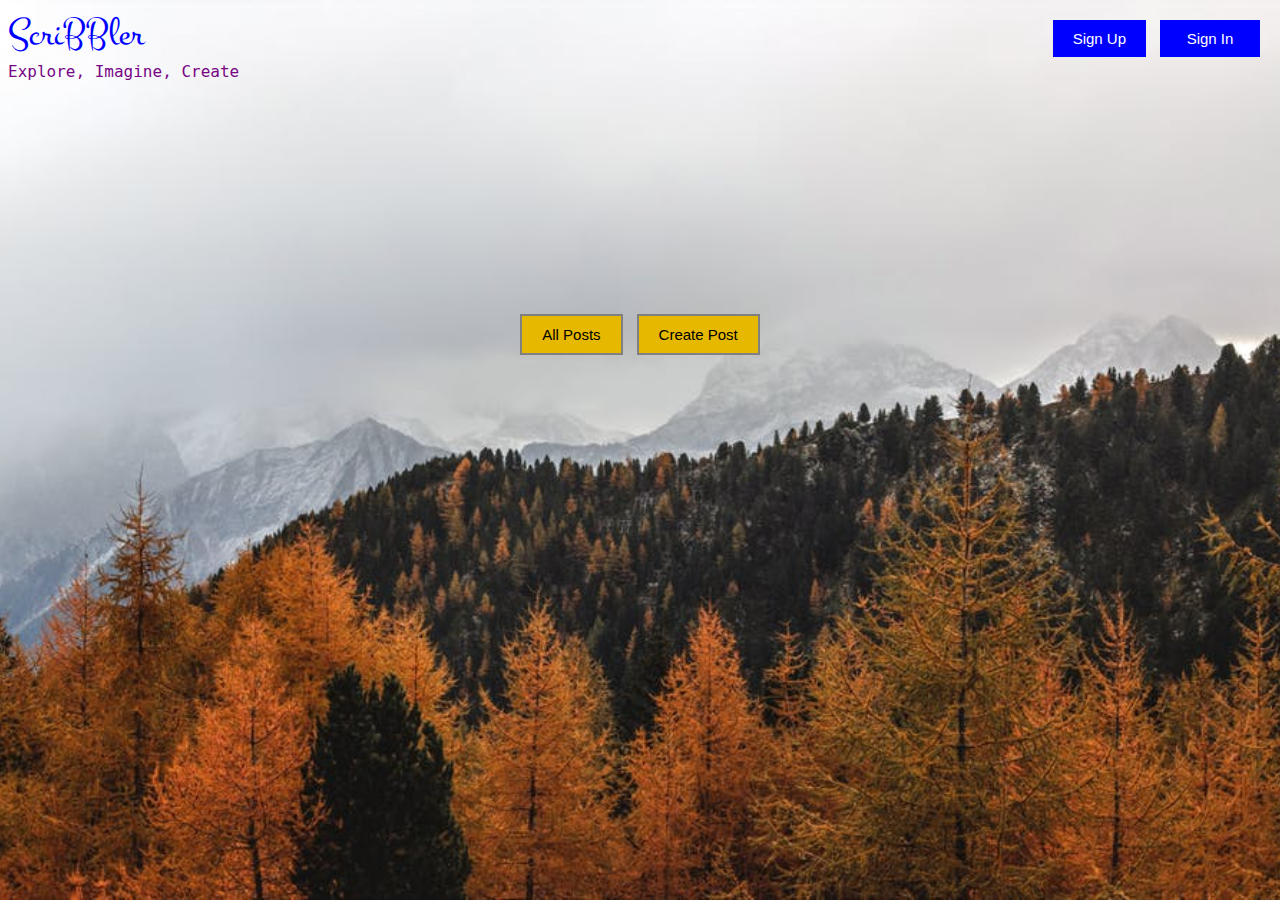
<file: index.html>
<!DOCTYPE html>
<html>
<head>
    <meta charset="utf-8"/>
    <meta http-equiv="X-UA-Compatible" content="IE=edge"/>
    <meta name="viewport" content="width=device-width, initial-scale=1.0"/>
    <!-- TODO: Include Font Awesome file here -->
    <link rel="stylesheet" href="https://cdnjs.cloudflare.com/ajax/libs/font-awesome/4.7.0/css/font-awesome.min.css"/>
    <!--
     TODO: Include Google Fonts file here -->
    <link href="https://fonts.googleapis.com/css?family=Montez|Ubuntu+Mono|Roboto:wght@100&display=swap"
          rel="stylesheet">

    <link rel="stylesheet" type="text/css" media="screen" href="./styles/index.css"/>
    <link rel="stylesheet" type="text/css" media="screen" href="./styles/common.css"/>
</head>

<body>
<!-- TODO: Include all your code for the header and home page here -->
<div class="header"> </div>

<div class="post-btn-container">
    <button class="post-btn" onclick="loadAllPosts()">All Posts</button>
    <button class="post-btn" onclick="showCreatePost()">Create Post</button>
</div>

<div id="createpost-modal" class="modal">
    <div class="createpost-modal-content">
        <div class="modal-head-container">
            <h2 class="modal-title">Pen Your Post</h2>
            <span class="modal-close" onclick="hideCreatePost()">
            <i class="fa fa-times" aria-hidden="true"></i>
          </span>
        </div>
        <hr/>
        <form id="createpost-form">
            <label for="title" class="post-label-text">Title</label>
            <input type="text" id="title" placeholder="Enter title of your post" required/>
            <label for="contents" class="post-label-text">Contents</label>
            <textarea id="contents" placeholder="Enter the contents of your post" required></textarea>
            <button type="submit" class="createpost-btn">Create</button>
        </form>
    </div>
</div>
<script src="./scripts/common.js"></script>
<script src="./scripts/index.js"></script>
</body>
</html>
</file>
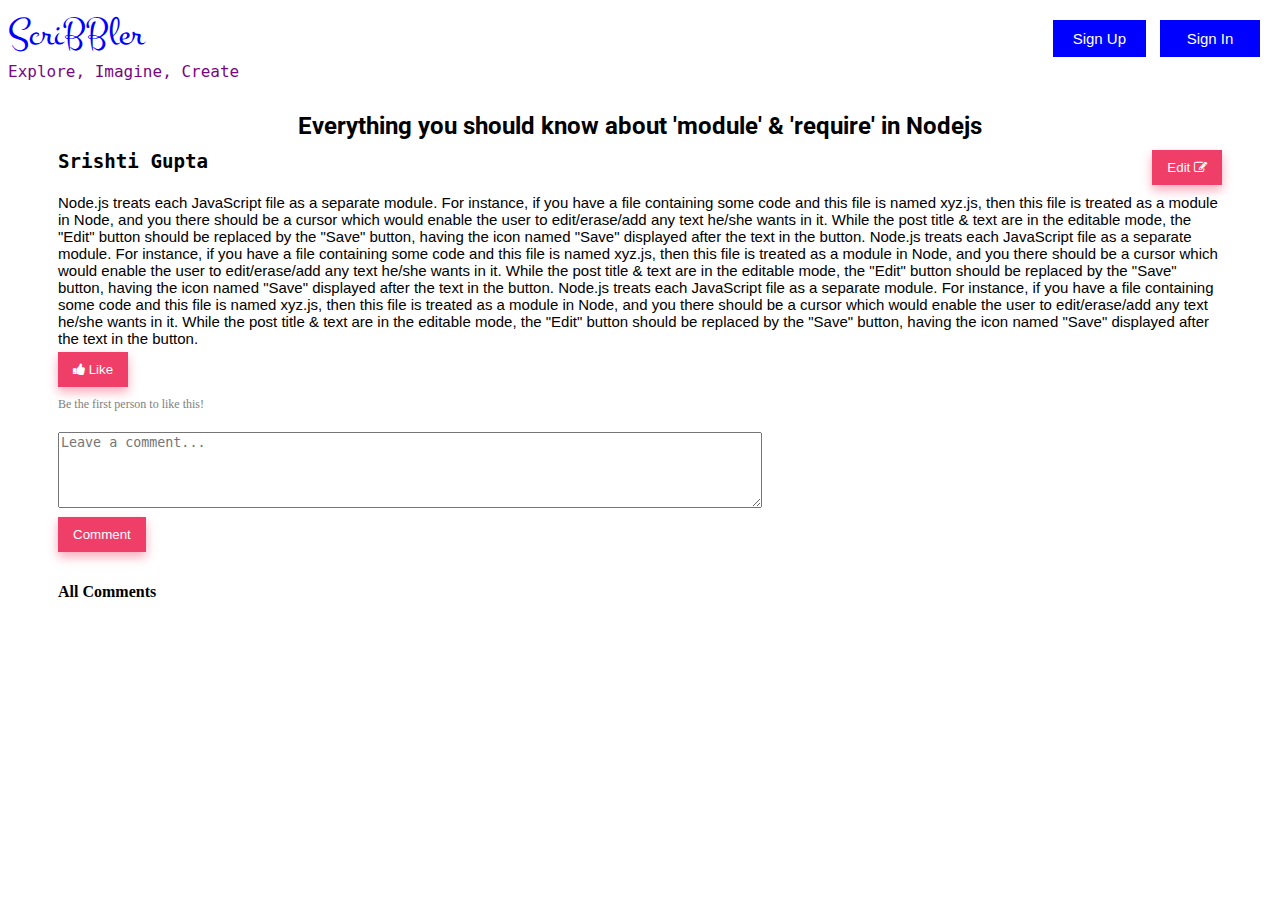
<file: html/post.html>
<!DOCTYPE html>
<html>
<head>
    <meta charset="utf-8" />
    <meta http-equiv="X-UA-Compatible" content="IE=edge" />
    <meta name="viewport" content="width=device-width, initial-scale=1.0" />

    <link rel="stylesheet" href="https://cdnjs.cloudflare.com/ajax/libs/font-awesome/4.7.0/css/font-awesome.min.css"/>

    <link href="https://fonts.googleapis.com/css?family=Montez|Ubuntu+Mono|Roboto:wght@100&display=swap" rel="stylesheet"/>

    <!-- CSS for common header component -->
    <link rel="stylesheet" type="text/css" href="../styles/common.css" />

    <!-- CSS for Post page -->
    <link rel="stylesheet" type="text/css" href="../styles/post.css" />
</head>
<body>
<!-- Importing header component -->
<div class="header"> </div>

<!-- Code for Post Content and Title -->
<div class="post">
    <div id="header" class="post-title">
        <h2 class="post-heading" id="post-header">
            Everything you should know about 'module' & 'require' in Nodejs
        </h2>
    </div>
    <div class="post-sub-header">
        <p class="post-owner-name">
           Srishti Gupta
            <span class="post-btn">
             <button class="post-edit-save-btn" id="edit-btn" onclick="myFunction(this)">
              Edit <i class="fa fa-pencil-square-o"></i>
            </button>
          </span>
        </p>
    </div>
    <div class="post-content" id="content">
        <p class="post-text">
            Node.js treats each JavaScript file as a separate module. For
            instance, if you have a file containing some code and this file is
            named xyz.js, then this file is treated as a module in Node, and you
            there should be a cursor which would enable the user to edit/erase/add
            any text he/she wants in it. While the post title & text are in the
            editable mode, the "Edit" button should be replaced by the "Save"
            button, having the icon named "Save" displayed after the text in the
            button. Node.js treats each JavaScript file as a separate module. For
            instance, if you have a file containing some code and this file is
            named xyz.js, then this file is treated as a module in Node, and you
            there should be a cursor which would enable the user to edit/erase/add
            any text he/she wants in it. While the post title & text are in the
            editable mode, the "Edit" button should be replaced by the "Save"
            button, having the icon named "Save" displayed after the text in the
            button. Node.js treats each JavaScript file as a separate module. For
            instance, if you have a file containing some code and this file is
            named xyz.js, then this file is treated as a module in Node, and you
            there should be a cursor which would enable the user to edit/erase/add
            any text he/she wants in it. While the post title & text are in the
            editable mode, the "Edit" button should be replaced by the "Save"
            button, having the icon named "Save" displayed after the text in the
            button.
        </p>
    </div>

    <!-- Like button -->
    <div class="like">
        <button class="add-like-btn" id="add-like" onclick="addLike()">
            <i class="fa fa-thumbs-up"></i> Like
        </button>
        <p class="no-like-txt" id="like-count">Be the first person to like this!</p>
    </div>

    <!-- Code for User Comments -->
    <div class="comments">
        <textarea class="comment-box" id="userComment" type="text" placeholder="Leave a comment..."></textarea>
        <br />
        <button class="add-comment-btn" onclick="addComment(userComment)">Comment</button>
    </div>

    <!-- displaying user comments -->
    <div class="comment-area">
        <h4>All Comments</h4>
        <div id="comment-list"></div>
    </div>
</div>
<!-- Importing Java scripts -->
<script src="../scripts/common.js"></script>
<script src="../scripts/post.js"></script>
</body>
</html>
</file>
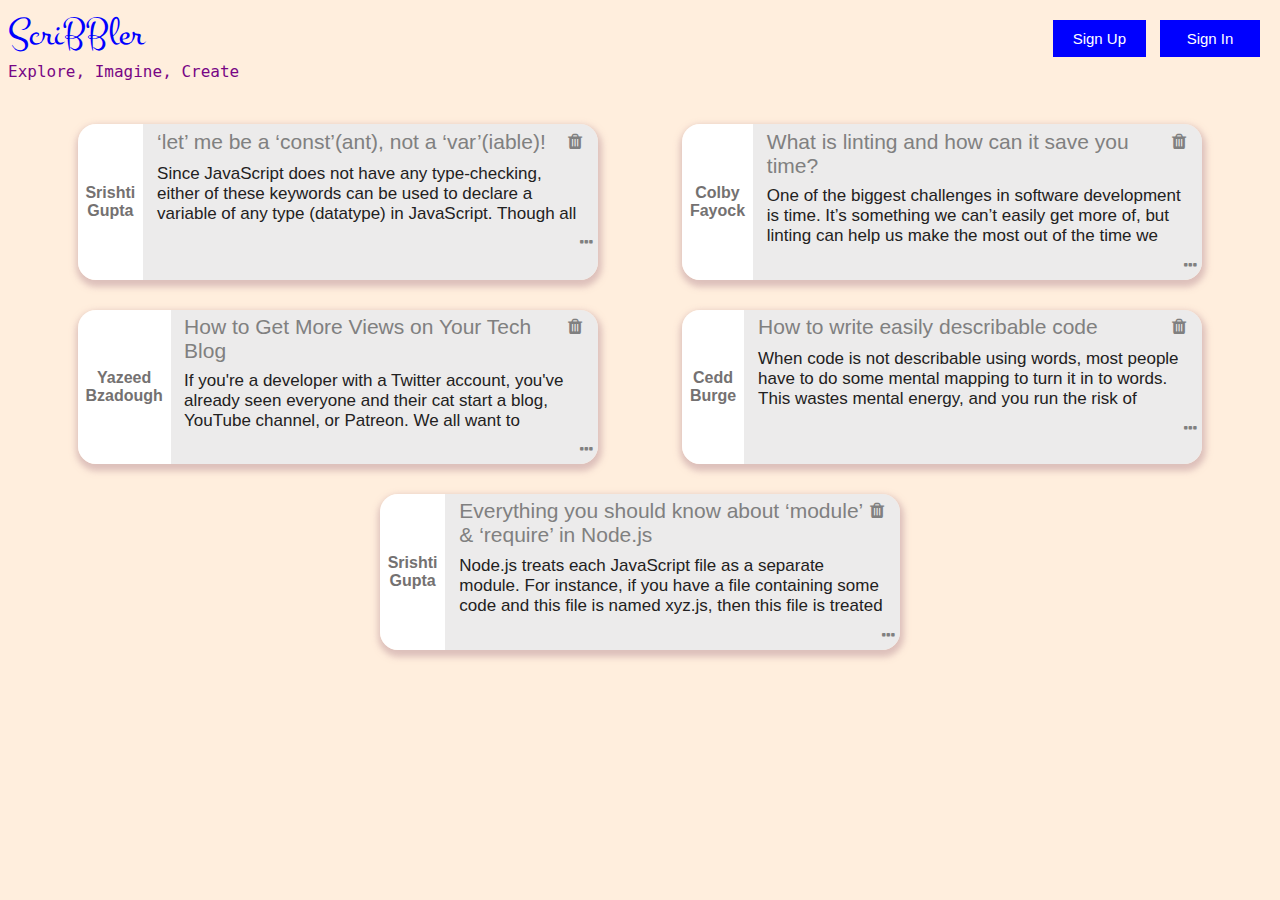
<file: html/postslist.html>
<!DOCTYPE html>
<html>

<head>
    <meta charset="utf-8"/>
    <meta http-equiv="X-UA-Compatible" content="IE=edge"/>
    <meta name="viewport" content="width=device-width, initial-scale=1.0"/>

    <!-- TODO: Include Font Awesome file here -->
    <link rel="stylesheet" href="https://cdnjs.cloudflare.com/ajax/libs/font-awesome/4.7.0/css/font-awesome.min.css"/>

    <!-- TODO: Include Google Fonts file here -->
    <link href="https://fonts.googleapis.com/css?family=Montez|Ubuntu+Mono|Roboto:wght@100&display=swap"
          rel="stylesheet"/>

    <link rel="stylesheet" type="text/css" href="../styles/common.css"/>
    <link rel="stylesheet" type="text/css" href="../styles/postslist.css"/>
</head>

<body>
<!-- TODO: Include code for header here -->
<div class="header"> </div>
<!-- ATTENTION: The HTML code for the list of posts has been given to you. You can feel free to add/delete/modify this code. You need to write the proper CSS and JavaScript code corresponding to this page so that the result looks like the screenshots given to you in the Project Statement. -->

<!-- list of all posts starts here -->
<div class="post-container">

    <!-- post 1 starts here -->
    <div id="post1" class="post">
        <div class="post-owner">
            <p>Srishti Gupta</p>
        </div>

        <div class="post-content">
            <div class="post-header">
                <p class="post-title">‘let’ me be a ‘const’(ant), not a ‘var’(iable)!</p>
                <span class="trash-icon" onclick="deletePost('post1')">
                        <!-- TODO: Include Font Awesome icon for delete icon here -->
                        <i class="fa fa-trash" aria-hidden="true"></i>
                    </span>
            </div>
            <p class="post-description">Since JavaScript does not have any type-checking, either of these keywords can be used to declare a
                variable of any type (datatype) in JavaScript. Though all the three keywords are used for the same
                purpose, they are different.</p>
            <span class="ellipsis-icon" onclick="showPost()">
                <!-- TODO: Include Font Awesome icon for horizontal ellipsis icon here -->
                <i class="fa fa-ellipsis-h" aria-hidden="true"></i>
                </span>
        </div>
    </div>
    <!-- post 1 ends here -->

    <!-- post 2 starts here -->
    <div id="post2" class="post">
        <div class="post-owner">
            <p>Colby Fayock</p>
        </div>

        <div class="post-content">
            <div class="post-header">
                <p class="post-title">What is linting and how can it save you time?</p>
                <span class="trash-icon" onclick="deletePost('post2')">
                        <!-- TODO: Include Font Awesome icon for delete icon here -->
                        <i class="fa fa-trash" aria-hidden="true"></i>
                    </span>
            </div>
            <p class="post-description">One of the biggest challenges in software development is time. It’s something we can’t easily get more
                of, but linting can help us make the most out of the time we have.</p>
            <span class="ellipsis-icon" onclick="showPost()">
                <!-- TODO: Include Font Awesome icon for horizontal ellipsis icon here -->
                <i class="fa fa-ellipsis-h" aria-hidden="true"></i>
                </span>
        </div>
    </div>
    <!-- post 2 ends here -->

    <!-- post 3 starts here -->
    <div id="post3" class="post">
        <div class="post-owner">
            <p>Yazeed Bzadough</p>
        </div>

        <div class="post-content">
            <div class="post-header">
                <p class="post-title">How to Get More Views on Your Tech Blog</p>
                <span class="trash-icon" onclick="deletePost('post3')">
                        <!-- TODO: Include Font Awesome icon for delete icon here -->
                        <i class="fa fa-trash" aria-hidden="true"></i>
                    </span>
            </div>
            <p class="post-description">If you're a developer with a Twitter account, you've already seen everyone and their cat start a blog,
                YouTube channel, or Patreon. We all want to become stars, or at the very least, a recognizable name in
                the industry.</p>
            <span class="ellipsis-icon" onclick="showPost()">
                <!-- TODO: Include Font Awesome icon for horizontal ellipsis icon here -->
                <i class="fa fa-ellipsis-h" aria-hidden="true"></i>
                </span>
        </div>
    </div>
    <!-- post 3 ends here -->

    <!-- post 4 starts here -->
    <div id="post4" class="post">
        <div class="post-owner">
            <p>Cedd Burge</p>
        </div>

        <div class="post-content">
            <div class="post-header">
                <p class="post-title">How to write easily describable code</p>
                <span class="trash-icon" onclick="deletePost('post4')">
                        <!-- TODO: Include Font Awesome icon for delete icon here -->
                        <i class="fa fa-trash" aria-hidden="true"></i>
                    </span>
            </div>
            <p class="post-description">When code is not describable using words, most people have to do some mental mapping to turn it in to
                words. This wastes mental energy, and you run the risk of getting the mapping wrong. Different people
                will map to different words, which
                leads to confusion when discussing the code.</p>
            <span class="ellipsis-icon" onclick="showPost()">
                    <!-- TODO: Include Font Awesome icon for horizontal ellipsis icon here -->
                    <i class="fa fa-ellipsis-h" aria-hidden="true"></i>
                </span>
        </div>
    </div>
    <!-- post 4 ends here -->

    <!-- post 5 starts here -->
    <div id="post5" class="post">
        <div class="post-owner">
            <p>Srishti Gupta</p>
        </div>

        <div class="post-content">
            <div class="post-header">
                <p class="post-title">Everything you should know about ‘module’ & ‘require’ in Node.js</p>
                <span class="trash-icon" onclick="deletePost('post5')">
                        <!-- TODO: Include Font Awesome icon for delete icon here -->
                        <i class="fa fa-trash" aria-hidden="true"></i>
                    </span>
            </div>
            <p class="post-description">Node.js treats each JavaScript file as a separate module. For instance, if you have a file containing
                some code and this file is named xyz.js, then this file is treated as a module in Node, and you can say
                that you’ve created a module
                named xyz.</p>
            <span class="ellipsis-icon" onclick="showPost()">
                    <!-- TODO: Include Font Awesome icon for horizontal ellipsis icon here -->
                    <i class="fa fa-ellipsis-h" aria-hidden="true"></i>
                </span>
        </div>
    </div>
    <!-- post 5 ends here -->

    <!-- TODO: Write code for delete post modal here -->
    <div id="delete-modal" class="modal">
        <div class="modal-content" id="delete-modal-content">
            <h3 class="modal-title">
                Are you sure you want to delete this post?
            </h3>
           <!-- <form>-->
                <div class="delete-btn-container">
                    <button class="btn-delete-yes" onclick="deletePostConfirm()">
                        Yes
                    </button>
                    <button class="btn-delete-no" onclick="closeDeleteModal()">
                        No
                    </button>
                </div>
            <!--</form>-->
        </div>
    </div>

</div>
<!-- list of all posts ends here -->
<script src="../scripts/postslist.js"></script>
<script src="../scripts/common.js"></script>
</body>

</html>
</file>
<file: styles/index.css>
body {
  background-image: url("../images/background.jpg");
  background-position: center center;
  background-attachment: fixed;
  background-size: cover;
}

.post-btn-container {
  display: flex;
  flex-direction: row;
  justify-content: center;
  align-items: center;
  position: relative;
  top: 210px;
}

.post-btn {
  background-color: #e6b800;
  text-align: center;
  margin: 7px;
  padding: 10px 20px;
  border: 2px solid grey;
  font-size: 15px;
  cursor: pointer;
}

#contents {
  padding: 10px;
  font-family: "Roboto", sans-serif;
  background-color: #f0f0f0;
  border: none;
  outline-color: lightblue;
  min-height: 330px;
}


.createpost-btn {
  background-color: green;
  padding: 1%;
  width: 15%;
  border: none;
  color: #fff;
  font-size: 85%;
  margin-top: 2%;
  margin-left: 42%;
  cursor: pointer;
  font-family: "Roboto", sans-serif;
  font-weight: bold;
}
.post-form {
  display: flex;
  flex-direction: column;
}

.post-label-text {
  margin: 5px 0px 5px 0px;
  font-family: "Roboto";
}
.createpost-modal-content {
  background-color: white;
  padding: 20px;
  width: 80%;
  align-items: center;
  font-family: "Roboto", sans-serif;
}
</file>
<file: styles/common.css>
.header {
  display: flex;
  flex-direction: row;
  justify-content: space-between;
}

.title {
  color: blue;
  font-family: "Montez", cursive;
  font-size: 40px;
  margin: 0px;
}

.subheading {
  font-family: "Ubuntu Mono", monospace;
  margin-top: 1px;
  color: #780685;
}

.header-btn-container {
  padding: 5px;
}

.signup-btn {
  background-color: blue;
  color: white;
  padding: 10px;
  border: none;
  margin: 7px;
  padding: 10px 20px;
  font-size: 15px;
  cursor: pointer;
}

.signin-btn {
  width: 100px;
  background-color: blue;
  color: white;
  padding: 10px;
  border: none;
  margin: 7px;
  padding: 10px 20px;
  font-size: 15px;
  cursor: pointer;
}

.modal {
  display: none;
  position: fixed;
  z-index: 1;
  left: 0;
  top: 0;
  width: 100%;
  height: 100%;
  overflow: auto;
  background-color: rgba(0, 0, 0, 0.8);
  justify-content: center;
  align-items: center;
  color: black;
}

.modal-content {
  background-color: white;
  padding: 20px;
  width: 30%;
  align-items: center;
  font-family: "Roboto", sans-serif;
}

.modal-head-container {
  display: flex;
  flex-direction: row;
  justify-content: space-between;
}

.modal-title {
  margin-top: 2px;
  margin-bottom: 2px;
  font-family: "Roboto", sans-serif;
  color: grey;
}

.modal-close {
  margin: 10px;
  cursor: pointer;
  font-weight: bold;
  color: grey;
}

form {
  display: flex;
  flex-direction: column;
}

.label-text {
  margin: 10px 0;
  font-family: "Roboto";
}

input {
  font-family: "Roboto", sans-serif;
  padding: 10px;
  background-color: #f0f0f0;
  border: none;
}

.modal-popup-btn {
  background-color: green;
  padding: 10px;
  border: none;
  color: #fff;
  font-size: 16px;
  margin-top: 25px;
  cursor: pointer;
  font-family: "Roboto", sans-serif;
  font-weight: bold;
}

.bottom-banner {
  text-align: center;
  font-weight: bold;
  font-family: "Roboto", sans-serif;
}

.bottom-banner-text {
  color: blue;
  margin-left: 2px;
  cursor: pointer;
}
</file>
<file: styles/post.css>
.post {
  margin: 15px 50px;
}

.post-heading {
  text-align: center;
  font-weight: bold;
  font-family: "Roboto", sans-serif;
  margin-block-start: 0;
  margin-block-end: 0;
}

.post-owner-name {
  font-family: "Ubuntu Mono", monospace;
  font-size: 120%;
  font-weight: bold;
  display: flex;
  justify-content: space-between;
  margin-block-start: 0.5em;
  margin-block-end: 0.5em;
}

.post-content {
  font-family: "Gill sans", sans-serif;
  margin-block-start: 0;
  margin-block-end: 0;
}

.post-edit-save-btn {
  float: right;
  box-shadow: 0 5px 10px 0 rgb(248, 169, 187);
  padding: 10px 15px;
  background-color: #ef3e67;
  color: white;
  border: none;
}

.post-text {
  margin: 0;
  text-align: left;
  font-size: 15px;
  font-weight: 300;
}

.add-like-btn {
  box-shadow: 0 5px 10px 0 rgb(248, 169, 187);
  margin: 5px 0px 10px 0px;
  padding: 10px 15px;
  background-color: #ef3e67;
  color: white;
  border: none;
  outline: none;
}

.no-like-txt {
  margin: 0px;
  font-size: 12px;
  color: grey;
}

.add-comment-btn {
  box-shadow: 0 5px 10px 0 rgb(248, 169, 187);
  margin: 5px 0px 10px 0px;
  padding: 10px 15px;
  background-color: #ef3e67;
  color: white;
  border: none;
  outline: none;
}

.comments {
  margin-top: 20px;
}

.comment-box {
  width: 60%;
  height: 70px;
}

h4 {
  margin-bottom: 5px;
}

#comment-list {
  background-color: rgb(226, 228, 230);
  /* margin-top: 10px; */
  padding: 10px 4px 10px 4px;
  width: 60%;
  display: flex;
  flex-direction: column-reverse;
  display: none;
}

#comment-posted {
  background-color: white;
  width: 94%;
  padding: 10px;
  margin: 5px 10px;
}


button:active {
  transform: translateY(2px);
}
</file>
<file: styles/postslist.css>
body {
  background-color: #ffeedd;
}
.trash-icon {
  margin: 2px;
  cursor: pointer;
  font-size: large;
}

.ellipsis-icon {
  float: right;
  cursor: pointer;
  font-weight: bold;
  color: #808080;
}


.delete-btn-container {
  display: flex;
  flex-direction: row;
  justify-content: space-between;
}

.btn-delete-yes {
  background-color: green;
  padding: 10px 30px;
  border: none;
  color: #fff;
  margin-top: 25px;
  cursor: pointer;
  font-family: "Roboto", sans-serif;
  font-weight: bold;
}

.btn-delete-no {
  background-color: red;
  padding: 10px 30px;
  border: none;
  color: #fff;
  margin-top: 25px;
  cursor: pointer;
  font-family: "Roboto", sans-serif;
  font-weight: bold;
}

#delete-modal-content {
  width: 27%;
  text-align: center;
}
<!-- -->
.post-container {
  margin: 1%;
  display: flex;
  justify-content: center;
  flex-wrap: wrap;
  font-family: Arial, Helvetica, sans-serif;
}
.post-title{
  margin: 0;
}

.post {
  width: 42%;
  margin: 1.2% 3.4%;
  border-radius: 2vh;
  display: flex;
  flex-direction: row;
  box-shadow: 1px 4px 6px 3px rgba(206, 172, 172, 0.7);
}

.post:hover {
  box-shadow: 0 20px 60px 0 rgba(90, 89, 89, 0.3);
}

.post-owner {
  background-color: white;
  color: #747171;
  font-weight: bold;
  border-top-left-radius: 2vh;
  border-bottom-left-radius: 2vh;
  width: 14%;
  padding: 1.5%;
  display: flex;
  justify-content: center;
  align-items: center;
  text-align: center;
  font-size: 17px;
}

.post-content {
  background-color:#ecebeb;
  padding: 1%;
  border-top-right-radius: 2vh;
  border-bottom-right-radius: 2vh;
}

.post-header {
  font-weight: 500;
  color: grey;
  padding: 0 2% 2% 2%;
  font-size: 20px;
  display: flex;
  justify-content: space-between;
}

.fa-trash:hover {
  cursor: pointer;
}

.post-description {
  font-weight: 300;
  color: #222121;
  overflow: hidden;
  white-space: normal;
  height: 53px;
  padding: 0 2% 2% 2%;
  margin: 0 0 2% 0;
  font-size: 18px; /*2.4vh;*/
}

.fa-ellipsis-h:hover {
  cursor: pointer;
}

@media only screen and (max-width:1280px) {
  .post-owner {
    width: 20%;
    font-size: 16px;
  }
  .post-header {
    font-size: 21px;
  }
  .post-description {
    height: 53px;
    font-size: 17px;
  }
}

@media only screen and (max-width:910px) {
  .post-owner {
    width: 25%;
  }
  .post-description {
    height: 54px;
  }
}

@media only screen and (max-width:760px) {
  .post-owner {
    width: 30%;
    font-size: 15px;
  }
  .post-header {
    font-size: 20px;
  }
  .post-description {
    height: 53px;
    font-size: 16px;
  }
}

@media only screen and (max-width:600px) {
  .post-owner {
    width: 35%;
    font-size: 14px;
  }
  .post-header {
    font-size: 20px;
  }
  .post-description {
    height: 50px;
    font-size: 15px;
  }
}

@media only screen and (max-width:540px) {
  .post-header {
    font-size: 18px;
  }
}

@media only screen and (max-width:470px) {
  .post-owner {
    width: 40%;
    font-size: 13px;
  }
  .post-header {
    font-size: 15px;
  }
  .post-description {
    height: 49px;
    font-size: 14px;
  }
}

@media only screen and (max-width:370px) {
  .post-owner {
    width: 45%;
    font-size: 12px;
  }
  .post-header {
    font-size: 14px;
  }
  .post-description {
    height: 45px;
    font-size: 13px;
  }
}

@media only screen and (max-width:330px) {
  .post-owner {
    width: 45%;
    font-size: 11px;
  }
  .post-header {
    font-size: 13px;
  }
  .post-description {
    height: 41px;
    font-size: 12px;
  }
}

@media only screen and (max-width:315px) {
  .post-owner {
    width: 40%;
    font-size: 10px;
  }
  .post-header {
    font-size: 12px;
  }
  .post-description {
    height: 35px;
    font-size: 11px;
  }
}

@media only screen and (max-width:277px) {
  .post-owner {
    width: 40%;
    font-size: 9px;
  }
  .post-header {
    font-size: 11px;
  }
  .post-description {
    height: 33px;
    font-size: 10px;
  }
}

@media only screen and (max-width:250px) {
  .post-owner {
    width: 40%;
    font-size: 8px;
  }
}
</file>
